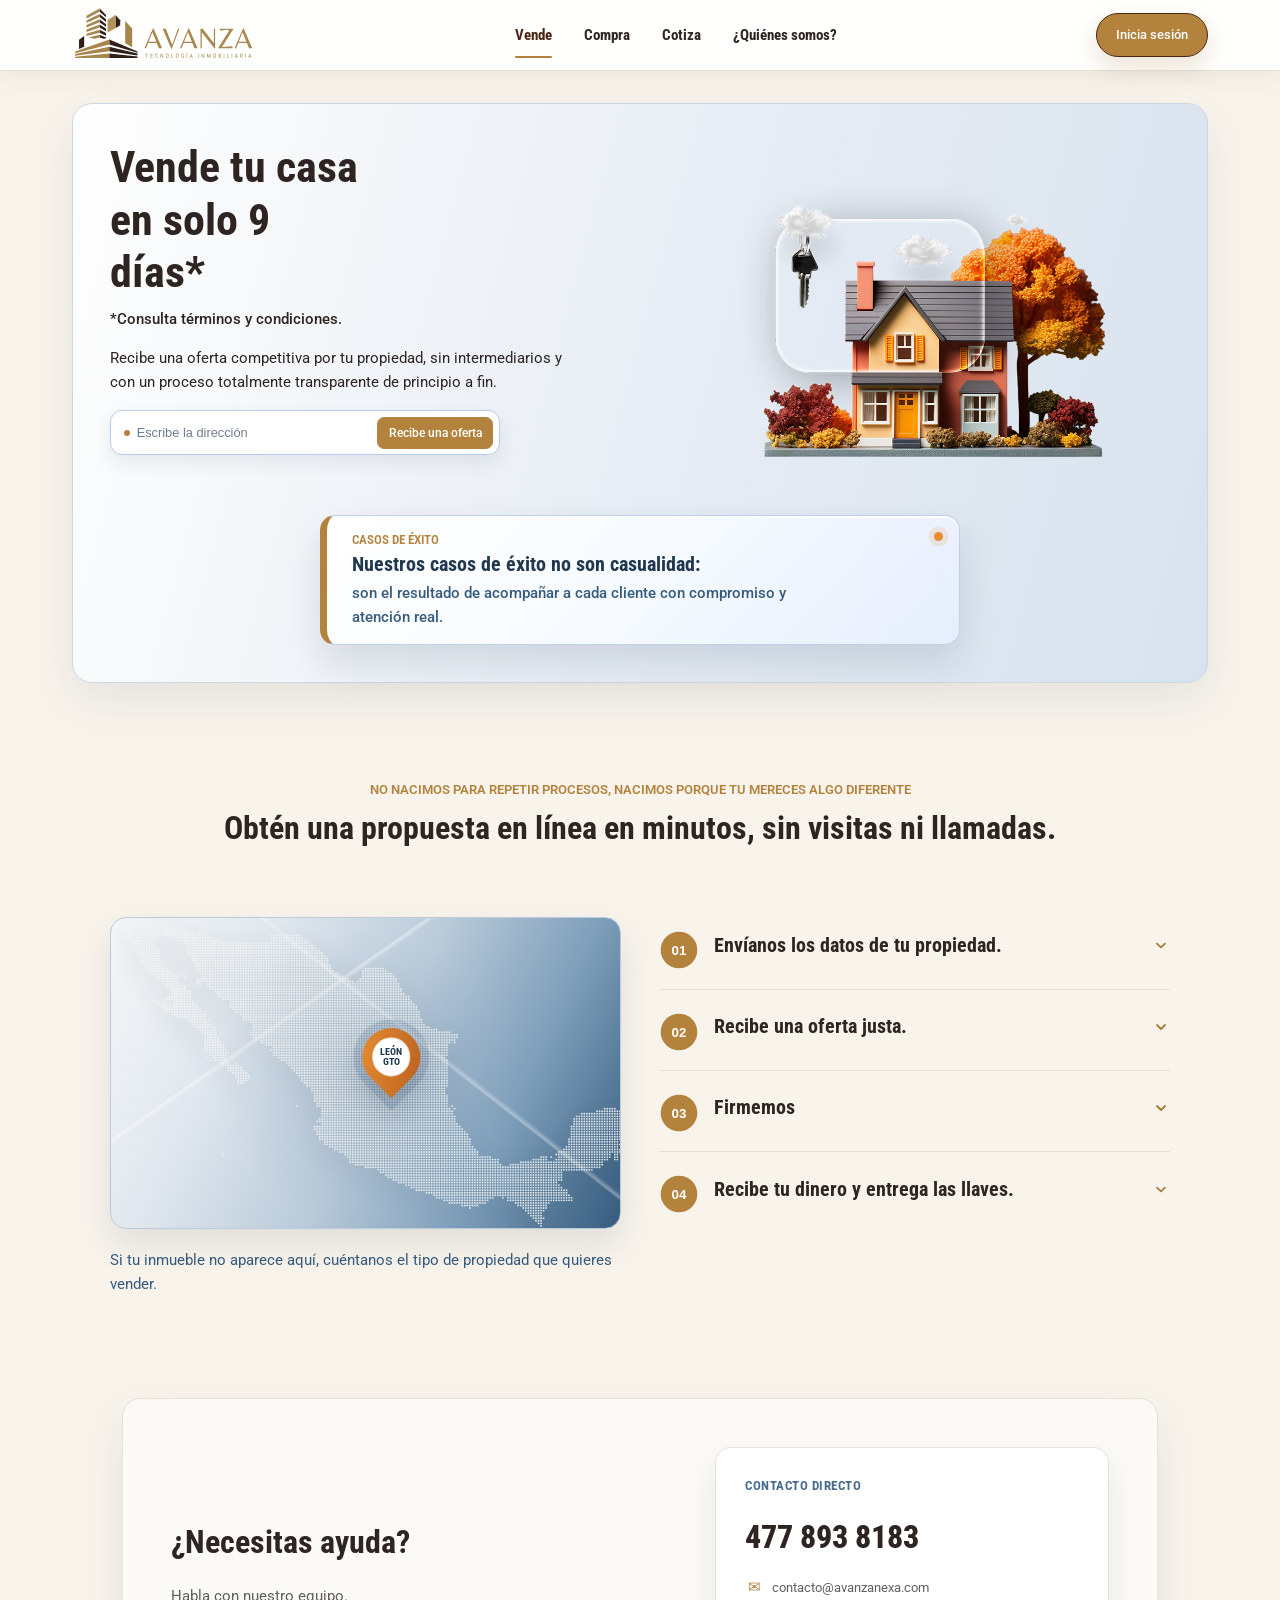
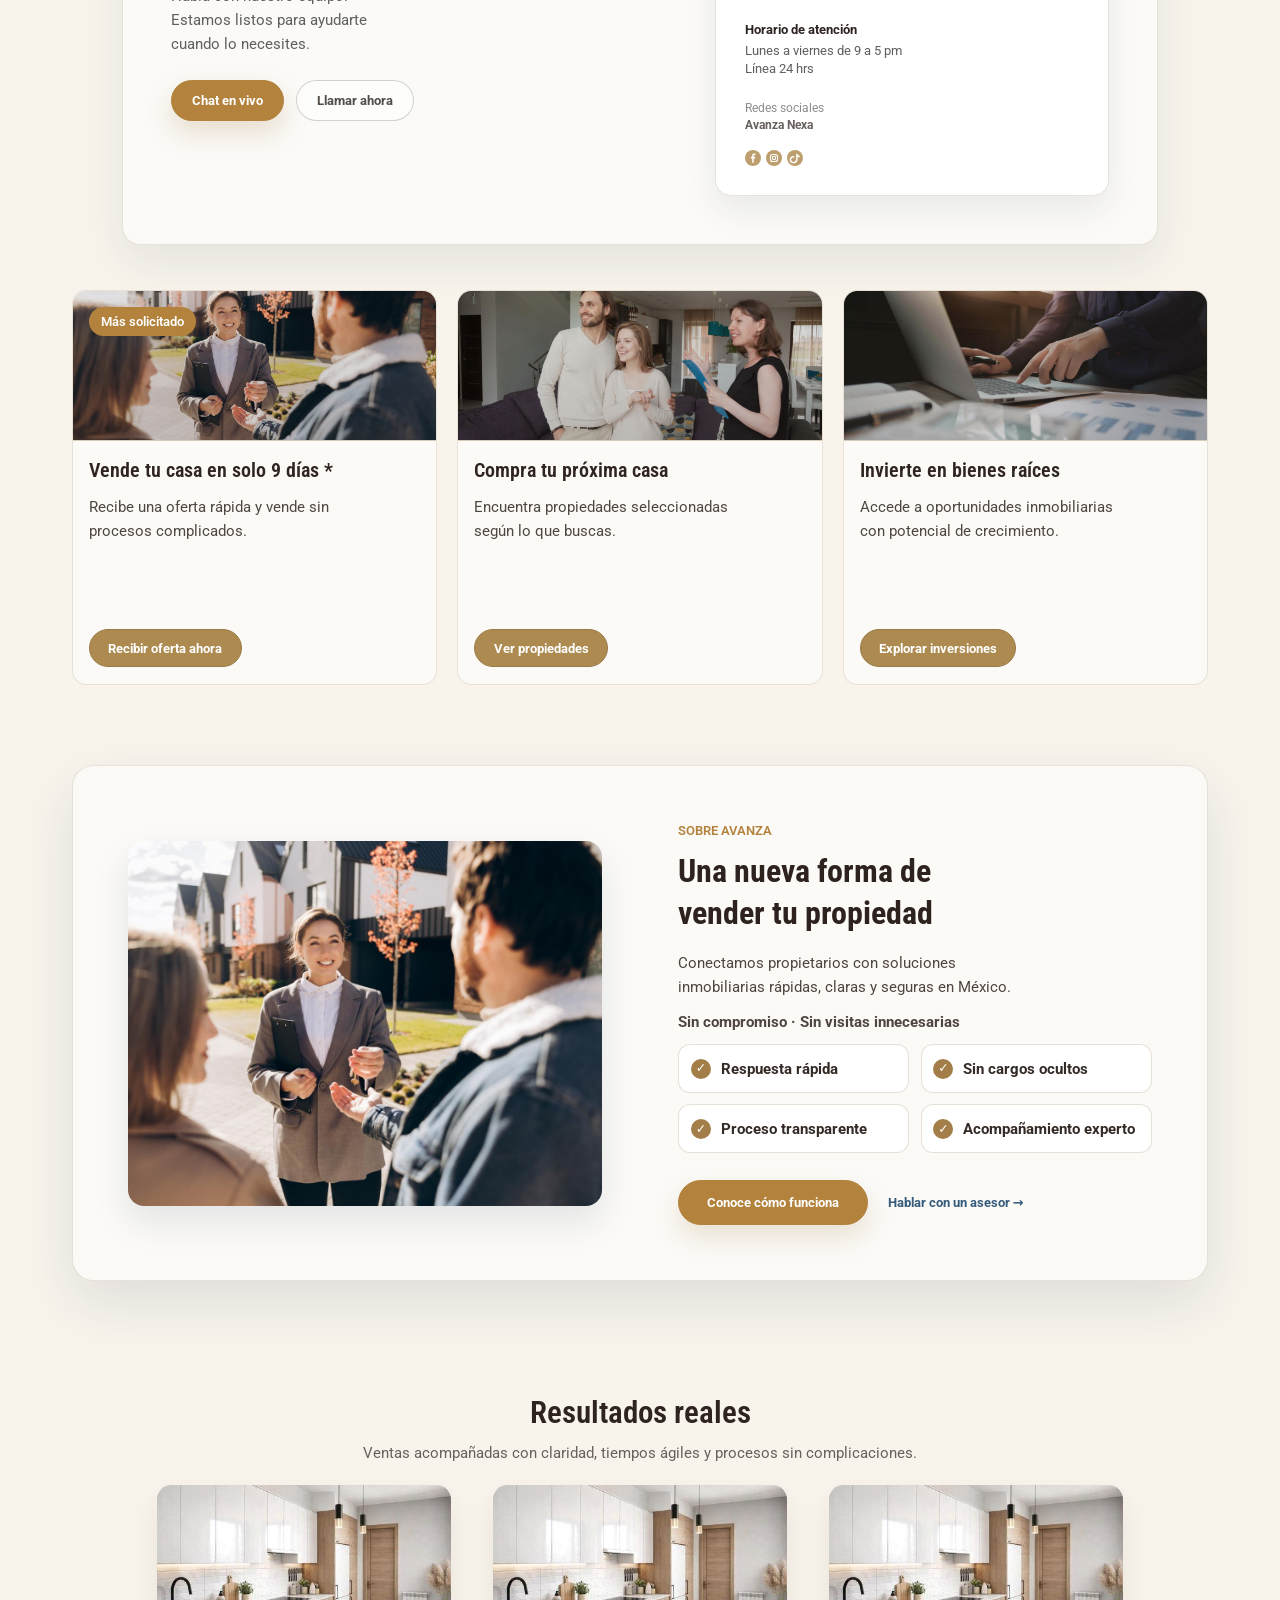
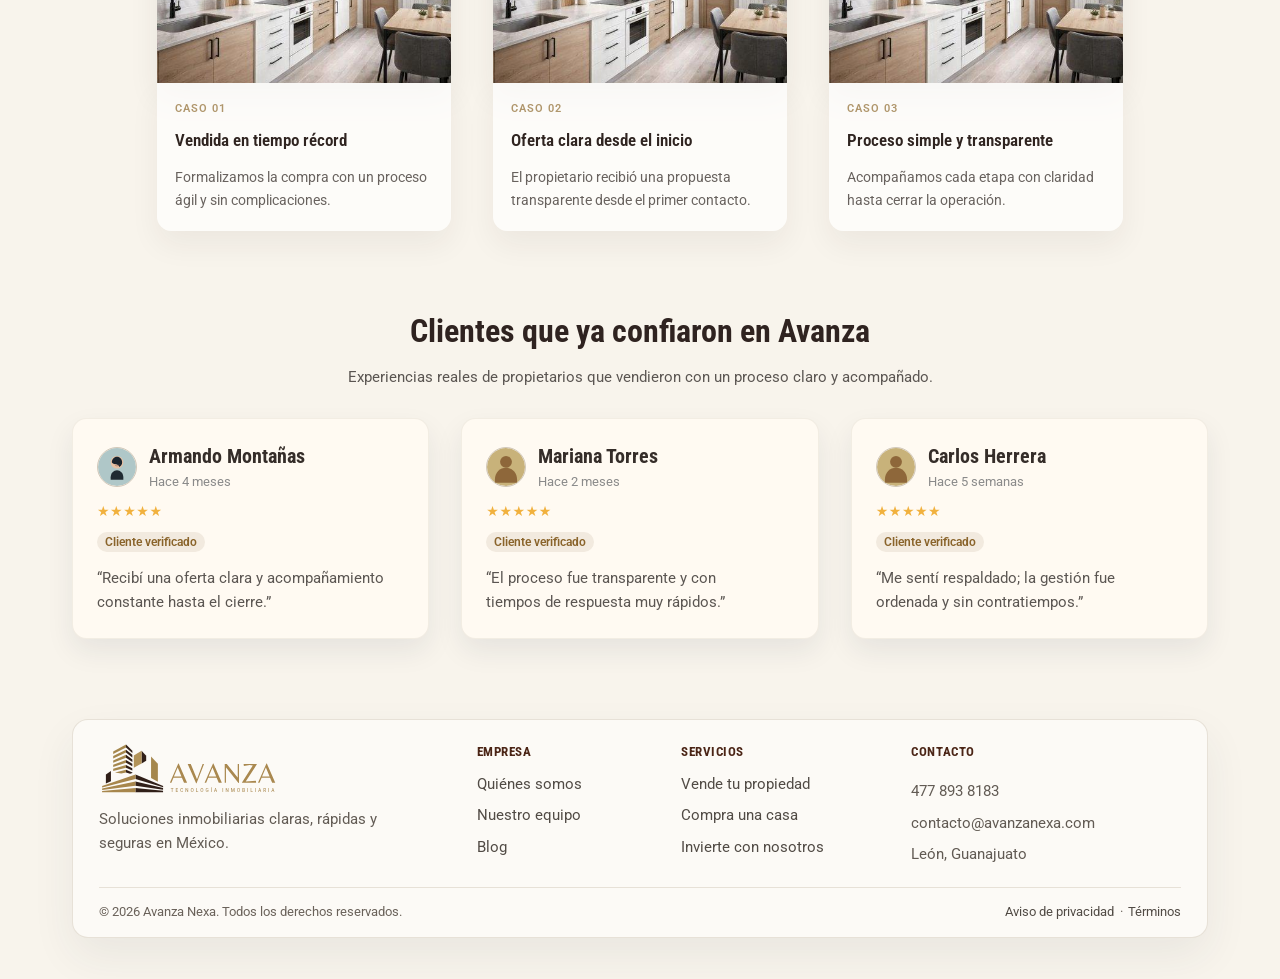
<file: index.html>
﻿<!DOCTYPE html>
<html lang="es">
<head>
  <meta charset="UTF-8" />
  <meta name="viewport" content="width=device-width, initial-scale=1.0" />
  <title>Inicio</title>
  <link rel="preconnect" href="https://fonts.googleapis.com" />
  <link rel="preconnect" href="https://fonts.gstatic.com" crossorigin />
  <link
    href="https://fonts.googleapis.com/css2?family=Roboto:wght@400;500;700&family=Roboto+Condensed:wght@400;700&display=swap"
    rel="stylesheet"
  />
  <link rel="stylesheet" href="./styles.css" />
</head>
<body>
  <header class="site-header">
    <div class="header-inner">
      <a class="brand" href="./index.html" aria-label="Avanza">
        <img class="brand-logo" src="./logo-avanza-prueba.svg" alt="Avanza Tecnologia Inmobiliaria" />
      </a>

      <nav class="main-nav" aria-label="Navegación principal">
        <a class="nav-link is-active" href="./index.html">Vende</a>
        <a class="nav-link" href="./compra.html">Compra</a>
        <a class="nav-link" href="#">Cotiza</a>
        <a class="nav-link" href="#">¿Quiénes somos?</a>
      </nav>

      <div class="header-actions">
        <a class="login-btn" href="#">Inicia sesión</a>
      </div>
    </div>
  </header>

  <main class="hero">
    <section class="hero-card">
      <div class="hero-copy">
        <h1>Vende tu casa en solo 9 días*</h1>
        <p class="hero-note">*Consulta términos y condiciones.</p>
        <p>
          Recibe una oferta competitiva por tu propiedad, sin intermediarios y con un proceso
          totalmente transparente de principio a fin.
        </p>

        <form class="hero-offer-form" action="#" method="get" aria-label="Formulario para recibir una oferta">
          <label class="offer-input-wrap" for="hero-offer-input">
            <span class="offer-dot" aria-hidden="true"></span>
            <input
              class="offer-input"
              id="hero-offer-input"
              name="direccion"
              type="text"
              placeholder="Escribe la dirección"
            />
          </label>
          <button class="offer-btn" type="submit">Recibe una oferta</button>
        </form>

      </div>

      <aside class="hero-visual" aria-label="Ilustración de casa para venta rápida">
        <img src="./template-hero-vende-9dias.png" alt="Casa con llave para vender en nueve días" />
      </aside>

      <div class="hero-success-modal" aria-label="Mensaje sobre casos de éxito">
        <span class="hero-success-label">Casos de éxito</span>
        <strong>Nuestros casos de éxito no son casualidad:</strong>
        <span>son el resultado de acompañar a cada cliente con compromiso y atención real.</span>
      </div>
    </section>
  </main>

  <section class="sell-process" aria-label="Cómo te compramos tu casa">
    <div class="sell-process-card">
      <header class="sell-process-header">
        <p class="sell-process-kicker">No nacimos para repetir procesos, nacimos porque tu mereces algo diferente</p>
        <h2 class="sell-process-title">Obtén una propuesta en línea en minutos, sin visitas ni llamadas.</h2>
      </header>
      <div class="coverage-visual" aria-label="Zonas de cobertura de Avanza">
        <img src="./mexicoLow-pixels.svg" alt="Mapa de México con cobertura de Avanza" />
        <div class="coverage-marker" aria-label="León, Guanajuato">
          <span class="coverage-marker-label">León Gto</span>
        </div>
      </div>
      <p class="coverage-note">Si tu inmueble no aparece aquí, cuéntanos el tipo de propiedad que quieres vender.</p>

      <div class="sell-content">

        <ol class="process-list">
          <li class="process-item">
            <img class="process-icon" src="./step-01.svg" alt="step-01" />
            <details class="process-disclosure">
              <summary class="process-summary">
                <strong class="process-title">Envíanos los datos de tu propiedad.</strong>
                <img class="process-chevron" src="./icon-process-chevron.svg" alt="" aria-hidden="true" />
              </summary>
              <span class="process-description">Queremos conocer tu inmueble, saber su situación legal, conocerlo a través de fotos y poder hacerte una oferta justa.</span>
            </details>
          </li>
          <li class="process-item">
            <img class="process-icon" src="./step-02.svg" alt="step-02" />
            <details class="process-disclosure">
              <summary class="process-summary">
                <strong class="process-title">Recibe una oferta justa.</strong>
                <img class="process-chevron" src="./icon-process-chevron.svg" alt="" aria-hidden="true" />
              </summary>
              <span class="process-description">Según los datos que nos brindaste, te haremos una oferta. La más atractiva del mercado.</span>
            </details>
          </li>
          <li class="process-item">
            <img class="process-icon" src="./step-03.svg" alt="step-03" />
            <details class="process-disclosure">
              <summary class="process-summary">
                <strong class="process-title">Firmemos</strong>
                <img class="process-chevron" src="./icon-process-chevron.svg" alt="" aria-hidden="true" />
              </summary>
              <span class="process-description">Al llegar a un acuerdo justo, firmamos la venta de tu casa como uno de los pasos finales.</span>
            </details>
          </li>
          <li class="process-item">
            <img class="process-icon" src="./step-04.svg" alt="step-04" />
            <details class="process-disclosure">
              <summary class="process-summary">
                <strong class="process-title">Recibe tu dinero y entrega las llaves.</strong>
                <img class="process-chevron" src="./icon-process-chevron.svg" alt="" aria-hidden="true" />
              </summary>
              <span class="process-description">El paso que todos esperábamos. Cobra tu casa y finalicemos felices.</span>
            </details>
          </li>
        </ol>
      </div>
    </div>
  </section>

  <section class="contact-band" aria-label="Información de contacto de Avanza">
    <div class="contact-band-card">
      <div class="contact-intro">
        <h3>¿Necesitas ayuda?</h3>
        <p>Habla con nuestro equipo. Estamos listos para ayudarte cuando lo necesites.</p>
        <div class="contact-actions">
          <a class="contact-cta" href="#">Chat en vivo</a>
          <a class="contact-secondary-cta" href="#">Llamar ahora</a>
        </div>
      </div>

      <div class="contact-direct-card">
        <h4>Contacto directo</h4>
        <div class="contact-group contact-info">
          <p class="contact-item contact-phone">477 893 8183</p>
          <p class="contact-item"><span class="contact-icon">✉</span>contacto@avanzanexa.com</p>
        </div>

        <div class="contact-group contact-hours-group">
          <p class="contact-hours">
            <strong>Horario de atención</strong>
            <span>Lunes a viernes de 9 a 5 pm</span>
            <span>Línea 24 hrs</span>
          </p>
        </div>

        <div class="contact-group contact-social">
          <p class="contact-social-copy">
            Redes sociales<br />
            <strong>Avanza Nexa</strong>
          </p>
          <div class="social-list" aria-label="Redes sociales">
            <a class="social-pill" href="#" aria-label="Facebook"><img src="./icon-facebook.svg" alt="" /></a>
            <a class="social-pill" href="#" aria-label="Instagram"><img src="./icon-instagram.svg" alt="" /></a>
            <a class="social-pill" href="#" aria-label="TikTok"><img src="./icon-tiktok.svg" alt="" /></a>
          </div>
        </div>
      </div>
    </div>
  </section>

  <section class="services-grid" aria-label="Servicios principales de Avanza">
    <div class="services-list">
      <article class="service-card">
        <figure class="service-visual">
          <img src="./template-servicio-vende.jpg" alt="Casa lista para vender con Avanza" />
          <span class="service-badge">Más solicitado</span>
        </figure>
        <div class="service-body">
          <h4>Vende tu casa en solo 9 días *</h4>
          <p>Recibe una oferta rápida y vende sin procesos complicados.</p>
          <a class="service-btn" href="#">Recibir oferta ahora</a>
        </div>
      </article>

      <article class="service-card">
        <figure class="service-visual">
          <img src="./template-servicio-compra.jpg" alt="Propiedad disponible para compra" />
        </figure>
        <div class="service-body">
          <h4>Compra tu próxima casa</h4>
          <p>Encuentra propiedades seleccionadas según lo que buscas.</p>
          <a class="service-btn" href="#">Ver propiedades</a>
        </div>
      </article>

      <article class="service-card">
        <figure class="service-visual">
          <img src="./template-servicio-invierte.jpg" alt="Inversión inmobiliaria con Avanza" />
        </figure>
        <div class="service-body">
          <h4>Invierte en bienes raíces</h4>
          <p>Accede a oportunidades inmobiliarias con potencial de crecimiento.</p>
          <a class="service-btn" href="#">Explorar inversiones</a>
        </div>
      </article>
    </div>
  </section>

  <section class="sell-benefits" aria-label="Beneficios de vender con Avanza Nexa">
    <div class="sell-benefits-card">
      <figure class="benefits-visual">
        <img
          src="./template-servicio-vende.jpg"
          alt="Asesora entregando llaves a clientes"
        />
      </figure>

      <div class="benefits-content">
        <span class="benefits-eyebrow">Sobre Avanza</span>
        <h3>Una nueva forma de vender tu propiedad</h3>
        <p>Conectamos propietarios con soluciones inmobiliarias rápidas, claras y seguras en México.</p>
        <p class="benefits-trust">Sin compromiso · Sin visitas innecesarias</p>
        <ul class="benefits-list">
          <li class="benefits-item"><span class="benefits-check">✓</span>Respuesta rápida</li>
          <li class="benefits-item"><span class="benefits-check">✓</span>Sin cargos ocultos</li>
          <li class="benefits-item"><span class="benefits-check">✓</span>Proceso transparente</li>
          <li class="benefits-item"><span class="benefits-check">✓</span>Acompañamiento experto</li>
        </ul>
        <div class="benefits-actions">
          <a class="benefits-primary" href="#">Conoce cómo funciona</a>
          <a class="benefits-secondary" href="#">Hablar con un asesor →</a>
        </div>
      </div>
    </div>
  </section>

  <section class="success-cases" aria-label="Casos de éxito de Avanza Nexa">
    <h3 class="success-title">Resultados reales</h3>
    <p class="success-subtitle">Ventas acompañadas con claridad, tiempos ágiles y procesos sin complicaciones.</p>
    <div class="success-grid">
      <article class="success-card">
        <figure class="success-card-visual">
          <img src="./template-beneficios-vender.jpeg" alt="Casa vendida por Avanza Nexa" />
        </figure>
        <div class="success-card-body">
          <span class="success-case-label">Caso 01</span>
          <h4>Vendida en tiempo récord</h4>
          <p>Formalizamos la compra con un proceso ágil y sin complicaciones.</p>
        </div>
      </article>

      <article class="success-card">
        <figure class="success-card-visual">
          <img src="./template-beneficios-vender.jpeg" alt="Segundo caso de casa vendida" />
        </figure>
        <div class="success-card-body">
          <span class="success-case-label">Caso 02</span>
          <h4>Oferta clara desde el inicio</h4>
          <p>El propietario recibió una propuesta transparente desde el primer contacto.</p>
        </div>
      </article>

      <article class="success-card">
        <figure class="success-card-visual">
          <img src="./template-beneficios-vender.jpeg" alt="Tercer caso de casa vendida" />
        </figure>
        <div class="success-card-body">
          <span class="success-case-label">Caso 03</span>
          <h4>Proceso simple y transparente</h4>
          <p>Acompañamos cada etapa con claridad hasta cerrar la operación.</p>
        </div>
      </article>
    </div>
  </section>

  <section class="clients-trust success-cases" aria-label="Clientes que confían en nosotros">
    <h3 class="clients-title success-title">Clientes que ya confiaron en Avanza</h3>
    <p class="clients-subtitle">Experiencias reales de propietarios que vendieron con un proceso claro y acompañado.</p>
    <div class="clients-grid success-grid">
      <article class="success-card">
        <div class="success-card-head">
          <span class="success-avatar">
            <img src="./template-cliente-avatar-1.svg" alt="Foto de cliente Armando Montañas" />
          </span>
          <div>
            <h4>Armando Montañas</h4>
            <span class="success-time">Hace 4 meses</span>
          </div>
        </div>
        <div class="success-stars" aria-label="5 estrellas">★★★★★</div>
        <strong class="success-verified">Cliente verificado</strong>
        <p>“Recibí una oferta clara y acompañamiento constante hasta el cierre.”</p>
      </article>

      <article class="success-card">
        <div class="success-card-head">
          <span class="success-avatar">
            <img src="./template-cliente-avatar-2.svg" alt="Avatar de cliente Armando Montañas" />
          </span>
          <div>
            <h4>Mariana Torres</h4>
            <span class="success-time">Hace 2 meses</span>
          </div>
        </div>
        <div class="success-stars" aria-label="5 estrellas">★★★★★</div>
        <strong class="success-verified">Cliente verificado</strong>
        <p>“El proceso fue transparente y con tiempos de respuesta muy rápidos.”</p>
      </article>

      <article class="success-card">
        <div class="success-card-head">
          <span class="success-avatar">
            <img src="./template-cliente-avatar-2.svg" alt="Avatar alternativo de cliente verificado" />
          </span>
          <div>
            <h4>Carlos Herrera</h4>
            <span class="success-time">Hace 5 semanas</span>
          </div>
        </div>
        <div class="success-stars" aria-label="5 estrellas">★★★★★</div>
        <strong class="success-verified">Cliente verificado</strong>
        <p>“Me sentí respaldado; la gestión fue ordenada y sin contratiempos.”</p>
      </article>
    </div>
  </section>

  <footer class="site-footer" aria-label="Pie de página">
    <div class="footer-card">
      <div class="footer-main">
        <div class="footer-brand">
          <img class="footer-logo" src="./logo-avanza-prueba.svg" alt="Avanza tecnología inmobiliaria" />
          <p>Soluciones inmobiliarias claras, rápidas y seguras en México.</p>
        </div>

        <div class="footer-link-groups">
          <nav aria-label="Footer empresa">
            <h4 class="footer-title">Empresa</h4>
            <ul class="footer-links">
              <li><a href="#">Quiénes somos</a></li>
              <li><a href="#">Nuestro equipo</a></li>
              <li><a href="#">Blog</a></li>
            </ul>
          </nav>

          <nav aria-label="Footer servicios">
            <h4 class="footer-title">Servicios</h4>
            <ul class="footer-links">
              <li><a href="#">Vende tu propiedad</a></li>
              <li><a href="#">Compra una casa</a></li>
              <li><a href="#">Invierte con nosotros</a></li>
            </ul>
          </nav>
        </div>

        <div class="footer-contact">
          <h4 class="footer-title">Contacto</h4>
          <p>477 893 8183</p>
          <p>contacto@avanzanexa.com</p>
          <p>León, Guanajuato</p>
        </div>
      </div>

      <div class="footer-bottom">
        <p>© 2026 Avanza Nexa. Todos los derechos reservados.</p>
        <div class="footer-legal-links" aria-label="Enlaces legales">
          <a href="#">Aviso de privacidad</a>
          <span>·</span>
          <a href="#">Términos</a>
        </div>
      </div>
    </div>
  </footer>
</body>
</html>
</file>
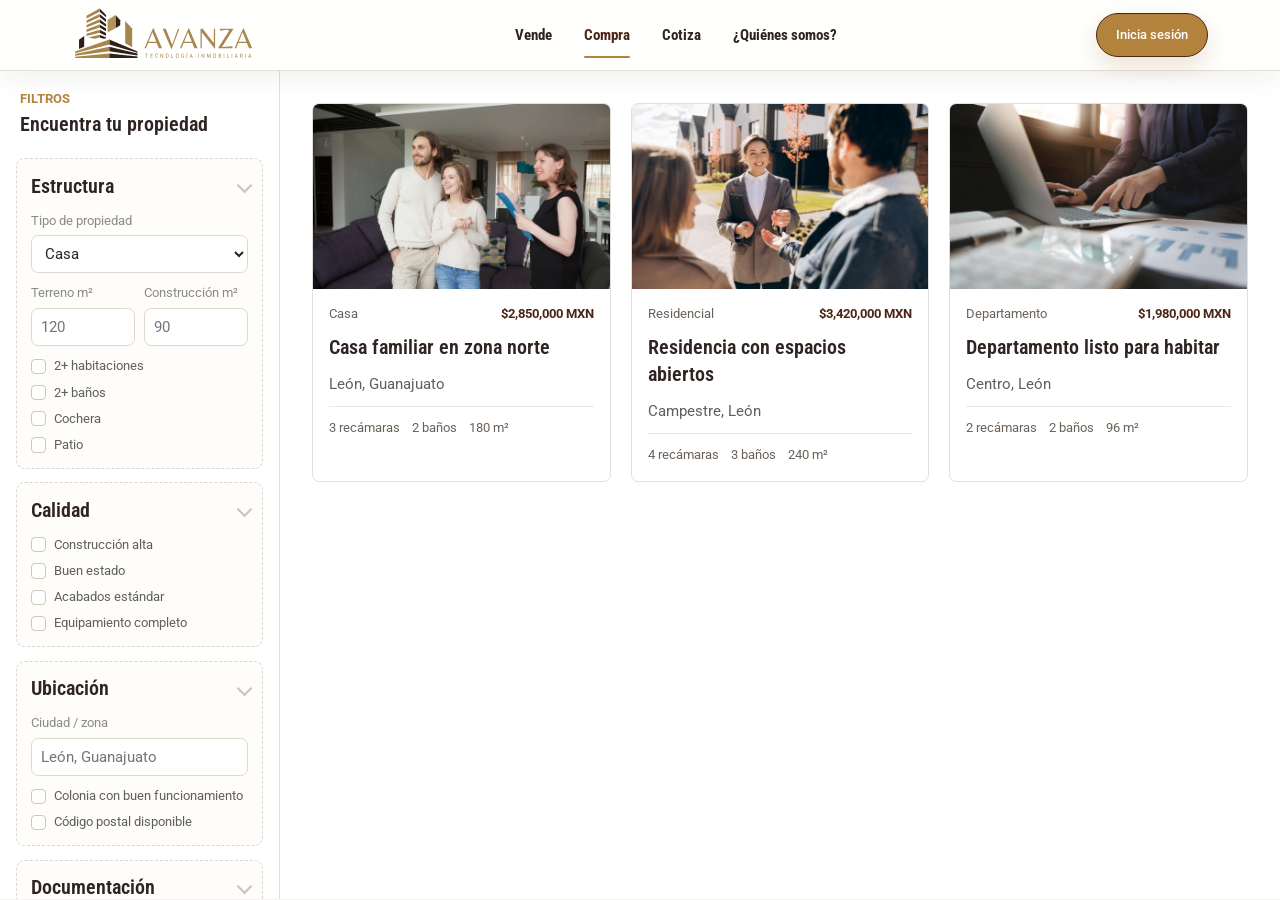
<file: compra.html>
<!DOCTYPE html>
<html lang="es">
<head>
  <meta charset="UTF-8" />
  <meta name="viewport" content="width=device-width, initial-scale=1.0" />
  <title>Compra | Avanza</title>
  <link rel="preconnect" href="https://fonts.googleapis.com" />
  <link rel="preconnect" href="https://fonts.gstatic.com" crossorigin />
  <link
    href="https://fonts.googleapis.com/css2?family=Roboto:wght@400;500;700&family=Roboto+Condensed:wght@400;700&display=swap"
    rel="stylesheet"
  />
  <link rel="stylesheet" href="./styles.css" />
</head>
<body>
  <header class="site-header">
    <div class="header-inner">
      <a class="brand" href="./index.html" aria-label="Avanza">
        <img class="brand-logo" src="./logo-avanza-prueba.svg" alt="Avanza Tecnologia Inmobiliaria" />
      </a>

      <nav class="main-nav" aria-label="Navegacion principal">
        <a class="nav-link" href="./index.html">Vende</a>
        <a class="nav-link is-active" href="./compra.html">Compra</a>
        <a class="nav-link" href="#">Cotiza</a>
        <a class="nav-link" href="#">¿Quiénes somos?</a>
      </nav>

      <div class="header-actions">
        <a class="login-btn" href="#">Inicia sesión</a>
      </div>
    </div>
  </header>

  <main class="buy-page" aria-label="Contenido de compra">
    <aside class="buy-sidebar" aria-label="Filtros de compra">
      <header class="buy-filter-title">
        <span>Filtros</span>
        <strong>Encuentra tu propiedad</strong>
      </header>

      <section class="buy-filter-section">
        <button class="buy-filter-toggle" type="button" aria-expanded="true">Estructura</button>
        <label class="buy-field">
          <span>Tipo de propiedad</span>
          <select>
            <option>Casa</option>
            <option>Departamento</option>
            <option>Terreno</option>
          </select>
        </label>
        <div class="buy-filter-grid">
          <label class="buy-field">
            <span>Terreno m²</span>
            <input type="number" placeholder="120" />
          </label>
          <label class="buy-field">
            <span>Construcción m²</span>
            <input type="number" placeholder="90" />
          </label>
        </div>
        <div class="buy-filter-options">
          <label><input type="checkbox" /> 2+ habitaciones</label>
          <label><input type="checkbox" /> 2+ baños</label>
          <label><input type="checkbox" /> Cochera</label>
          <label><input type="checkbox" /> Patio</label>
        </div>
      </section>

      <section class="buy-filter-section">
        <button class="buy-filter-toggle" type="button" aria-expanded="true">Calidad</button>
        <div class="buy-filter-options">
          <label><input type="checkbox" /> Construcción alta</label>
          <label><input type="checkbox" /> Buen estado</label>
          <label><input type="checkbox" /> Acabados estándar</label>
          <label><input type="checkbox" /> Equipamiento completo</label>
        </div>
      </section>

      <section class="buy-filter-section">
        <button class="buy-filter-toggle" type="button">Ubicación</button>
        <label class="buy-field">
          <span>Ciudad / zona</span>
          <input type="text" placeholder="León, Guanajuato" />
        </label>
        <div class="buy-filter-options">
          <label><input type="checkbox" /> Colonia con buen funcionamiento</label>
          <label><input type="checkbox" /> Código postal disponible</label>
        </div>
      </section>

      <section class="buy-filter-section">
        <button class="buy-filter-toggle" type="button">Documentación</button>
        <div class="buy-filter-options">
          <label><input type="checkbox" /> Escritura o contrato</label>
          <label><input type="checkbox" /> Predial al corriente</label>
          <label><input type="checkbox" /> Servicios al corriente</label>
          <label><input type="checkbox" /> Libre de gravamen</label>
        </div>
      </section>

      <section class="buy-filter-section">
        <button class="buy-filter-toggle" type="button" aria-expanded="true">Venta</button>
        <div class="buy-filter-grid">
          <label class="buy-field">
            <span>Precio mínimo</span>
            <input type="number" placeholder="$1,500,000" />
          </label>
          <label class="buy-field">
            <span>Precio máximo</span>
            <input type="number" placeholder="$3,500,000" />
          </label>
        </div>
        <div class="buy-filter-options">
          <label><input type="checkbox" /> Crédito</label>
          <label><input type="checkbox" /> Pago contado</label>
          <label><input type="checkbox" /> Disponible</label>
          <label><input type="checkbox" /> Apartada</label>
        </div>
      </section>

      <div class="buy-filter-actions">
        <button type="button">Limpiar</button>
        <button type="button">Aplicar</button>
      </div>
    </aside>
    <section class="buy-content" aria-label="Listado de propiedades">
      <div class="property-grid">
        <article class="property-card">
          <figure class="property-card-media">
            <img src="./template-servicio-compra.jpg" alt="Casa en venta en León" />
          </figure>
          <div class="property-card-body">
            <div class="property-card-meta">
              <span>Casa</span>
              <strong>$2,850,000 MXN</strong>
            </div>
            <h2>Casa familiar en zona norte</h2>
            <p>León, Guanajuato</p>
            <ul class="property-card-features" aria-label="Características">
              <li>3 recámaras</li>
              <li>2 baños</li>
              <li>180 m²</li>
            </ul>
          </div>
        </article>

        <article class="property-card">
          <figure class="property-card-media">
            <img src="./template-servicio-vende.jpg" alt="Casa moderna con acceso privado" />
          </figure>
          <div class="property-card-body">
            <div class="property-card-meta">
              <span>Residencial</span>
              <strong>$3,420,000 MXN</strong>
            </div>
            <h2>Residencia con espacios abiertos</h2>
            <p>Campestre, León</p>
            <ul class="property-card-features" aria-label="Características">
              <li>4 recámaras</li>
              <li>3 baños</li>
              <li>240 m²</li>
            </ul>
          </div>
        </article>

        <article class="property-card">
          <figure class="property-card-media">
            <img src="./template-servicio-invierte.jpg" alt="Departamento para inversión" />
          </figure>
          <div class="property-card-body">
            <div class="property-card-meta">
              <span>Departamento</span>
              <strong>$1,980,000 MXN</strong>
            </div>
            <h2>Departamento listo para habitar</h2>
            <p>Centro, León</p>
            <ul class="property-card-features" aria-label="Características">
              <li>2 recámaras</li>
              <li>2 baños</li>
              <li>96 m²</li>
            </ul>
          </div>
        </article>
      </div>
    </section>
  </main>
  <script>
    document.querySelectorAll(".buy-filter-toggle").forEach((toggle) => {
      if (!toggle.hasAttribute("aria-expanded")) {
        toggle.setAttribute("aria-expanded", "true");
      }

      toggle.addEventListener("click", () => {
        const section = toggle.closest(".buy-filter-section");
        const isCollapsed = section.classList.toggle("is-collapsed");
        toggle.setAttribute("aria-expanded", String(!isCollapsed));
      });
    });
  </script>
</body>
</html>
</file>
<file: styles.css>
﻿* {
      box-sizing: border-box;
      margin: 0;
      padding: 0;
    }

    :root {
      --color-bg: #f8f4ec;
      --color-surface: #ffffff;
      --color-text: #2e2421;
      --color-muted: #5f5f5f;
      --color-caption: #8a8a8a;
      --color-line: #e6ded2;
      --color-brand: #b3833e;
      --color-brand-dark: #4b2516;
      --color-secondary: #355b7d;
      --color-secondary-dark: #20384f;
      --color-bg-accent: #e9eef4;
      --color-bg-strong: #7f96ad;
      --text-h1: clamp(2.5rem, 3.5vw, 2.75rem);
      --text-h2: clamp(1.75rem, 2.6vw, 2rem);
      --text-h3: clamp(1.125rem, 1.55vw, 1.25rem);
      --text-body: 0.9375rem;
      --text-caption: 0.8125rem;
      --lh-h1: 1.2;
      --lh-h2: 1.3;
      --lh-h3: 1.38;
      --lh-body: 1.6;
      --lh-caption: 1.4;
    }

    body {
      font-family: "Roboto", system-ui, -apple-system, BlinkMacSystemFont, "Segoe UI", sans-serif;
      background: var(--color-bg);
      color: var(--color-text);
      font-size: var(--text-body);
      min-height: 100vh;
    }

    a {
      color: inherit;
      text-decoration: none;
    }

    button {
      font: inherit;
    }

    .site-header {
      width: 100%;
      background: rgba(255, 255, 255, 0.95);
      border-bottom: 1px solid var(--color-line);
      position: sticky;
      top: 0;
      z-index: 1000;
      backdrop-filter: blur(12px);
      isolation: isolate;
      box-shadow: 0 8px 24px rgba(46, 36, 33, 0.06);
    }

    .header-inner {
      max-width: 1200px;
      margin: 0 auto;
      padding: 0.45rem 2rem;
      display: flex;
      align-items: center;
      justify-content: space-between;
      gap: 1.5rem;
    }

    .brand {
      display: flex;
      align-items: center;
      flex-shrink: 0;
    }

    .brand-logo {
      display: block;
      width: 11.5rem;
      max-width: 28vw;
      height: auto;
    }

    .brand-mark {
      width: 2.6rem;
      height: 2.6rem;
      border-radius: 0.8rem;
      display: grid;
      place-items: center;
      background: linear-gradient(135deg, #d6bf8b, #b6914b);
      color: #fff;
      font-family: "Roboto Condensed", sans-serif;
      font-size: 1rem;
      font-weight: 700;
      letter-spacing: 0.08em;
    }

    .brand-copy {
      display: flex;
      flex-direction: column;
      gap: 0.1rem;
    }

    .brand-name {
      font-family: "Roboto Condensed", "Roboto", sans-serif;
      font-size: var(--text-h3);
      line-height: var(--lh-h3);
      font-weight: 700;
      letter-spacing: 0.02em;
      color: #9d7b3c;
    }

    .brand-tagline {
      font-size: 0.75rem;
      letter-spacing: 0.18em;
      text-transform: uppercase;
      color: var(--color-muted);
    }

    .main-nav {
      display: flex;
      align-items: center;
      gap: 2rem;
      flex: 1;
      justify-content: center;
    }

    .nav-link {
      position: relative;
      font-family: "Roboto Condensed", "Roboto", sans-serif;
      font-size: var(--text-body);
      font-weight: 700;
      color: var(--color-text);
      padding: 0.4rem 0;
      transition: color 0.2s ease;
    }

    .nav-link:hover,
    .nav-link.is-active {
      color: var(--color-brand-dark);
    }

    .nav-link.is-active::after {
      content: "";
      position: absolute;
      left: 0;
      right: 0;
      bottom: -0.45rem;
      height: 2px;
      background: var(--color-brand);
      border-radius: 999px;
    }

    .header-actions {
      flex-shrink: 0;
    }

    .login-btn {
      display: inline-flex;
      align-items: center;
      justify-content: center;
      min-height: 2.7rem;
      padding: 0.55rem 1.2rem;
      border: 1px solid var(--color-brand-dark);
      border-radius: 999px;
      background: var(--color-brand);
      color: #fff;
      font-size: var(--text-caption);
      font-weight: 500;
      transition: background 0.2s ease, transform 0.2s ease, box-shadow 0.2s ease;
      box-shadow: 0 10px 24px rgba(166, 125, 61, 0.22);
    }

    .login-btn:hover {
      background: var(--color-brand-dark);
      transform: translateY(-1px);
    }

    .hero {
      max-width: 1200px;
      margin: 0 auto;
      width: 100%;
      padding: 2rem 2rem 2.2rem;
    }

    .blank-page {
      min-height: calc(100vh - 4.5rem);
    }

    .buy-page {
      display: grid;
      grid-template-columns: 280px minmax(0, 1fr);
      min-height: calc(100vh - 4.5rem);
      background: #ffffff;
    }

    .buy-sidebar {
      height: calc(100vh - 4.5rem);
      border-right: 1px solid #e2e0dc;
      background: #ffffff;
      padding: 1.2rem 1rem;
      display: grid;
      align-content: start;
      gap: 0.85rem;
      overflow: auto;
      position: sticky;
      top: 4.5rem;
    }

    .buy-filter-title {
      display: grid;
      gap: 0.2rem;
      padding: 0 0.25rem 0.35rem;
    }

    .buy-filter-title span {
      color: var(--color-brand);
      font-size: var(--text-caption);
      font-weight: 700;
      line-height: var(--lh-caption);
      text-transform: uppercase;
    }

    .buy-filter-title strong {
      color: var(--color-text);
      font-family: "Roboto Condensed", "Roboto", sans-serif;
      font-size: var(--text-h3);
      font-weight: 600;
      line-height: var(--lh-h3);
    }

    .buy-filter-section {
      border: 1px dashed #d9d7d3;
      border-radius: 0.55rem;
      padding: 0.85rem;
      display: grid;
      gap: 0.72rem;
      background: #fffdfa;
    }

    .buy-filter-section.is-collapsed {
      gap: 0;
    }

    .buy-filter-section.is-collapsed > :not(.buy-filter-toggle) {
      display: none;
    }

    .buy-filter-toggle {
      align-items: center;
      background: transparent;
      border: 0;
      color: var(--color-text);
      cursor: pointer;
      display: flex;
      font-family: "Roboto Condensed", "Roboto", sans-serif;
      font-size: var(--text-h3);
      font-weight: 600;
      justify-content: space-between;
      line-height: var(--lh-h3);
      padding: 0;
      text-align: left;
    }

    .buy-filter-toggle::after {
      content: "";
      width: 0.55rem;
      height: 0.55rem;
      border-right: 2px solid #c8c5bf;
      border-bottom: 2px solid #c8c5bf;
      transition: transform 180ms ease;
      transform: rotate(45deg) translateY(-0.1rem);
    }

    .buy-filter-section.is-collapsed .buy-filter-toggle::after {
      transform: rotate(-45deg);
    }

    .buy-field {
      display: grid;
      gap: 0.35rem;
    }

    .buy-field span {
      color: var(--color-caption);
      font-size: var(--text-caption);
      line-height: var(--lh-caption);
    }

    .buy-field input,
    .buy-field select {
      width: 100%;
      min-height: 2.35rem;
      border: 1px solid #ded8cf;
      border-radius: 0.45rem;
      background: #ffffff;
      color: var(--color-text);
      font: inherit;
      padding: 0.45rem 0.6rem;
      outline: none;
    }

    .buy-field input:focus,
    .buy-field select:focus {
      border-color: var(--color-brand);
      box-shadow: 0 0 0 3px rgba(179, 131, 62, 0.13);
    }

    .buy-filter-grid {
      display: grid;
      grid-template-columns: repeat(2, minmax(0, 1fr));
      gap: 0.55rem;
    }

    .buy-filter-options {
      display: grid;
      gap: 0.5rem;
    }

    .buy-filter-options label {
      align-items: center;
      color: #5f5f5f;
      display: flex;
      gap: 0.5rem;
      font-size: var(--text-caption);
      line-height: var(--lh-caption);
    }

    .buy-filter-options input {
      appearance: none;
      width: 0.95rem;
      height: 0.95rem;
      border: 1px solid #cfc7bb;
      border-radius: 0.25rem;
      background: #ffffff;
      flex-shrink: 0;
    }

    .buy-filter-options input:checked {
      background: var(--color-brand);
      border-color: var(--color-brand);
      box-shadow: inset 0 0 0 3px #ffffff;
    }

    .buy-filter-actions {
      display: grid;
      grid-template-columns: 1fr 1fr;
      gap: 0.55rem;
      padding-top: 0.25rem;
    }

    .buy-filter-actions button {
      min-height: 2.35rem;
      border-radius: 0.45rem;
      border: 1px solid #cfc7bb;
      background: #ffffff;
      color: #514d48;
      cursor: pointer;
      font-weight: 700;
    }

    .buy-filter-actions button:last-child {
      background: var(--color-brand);
      border-color: var(--color-brand);
      color: #ffffff;
    }

    .buy-filter-actions button:hover {
      border-color: var(--color-brand);
    }

    .buy-filter-actions button:last-child:hover {
      background: var(--color-brand-dark);
      border-color: var(--color-brand-dark);
    }

    .buy-content {
      min-height: calc(100vh - 4.5rem);
      background: #ffffff;
      min-width: 0;
      padding: 2rem;
    }

    .property-grid {
      display: grid;
      grid-template-columns: repeat(3, minmax(0, 1fr));
      gap: 1.25rem;
      max-width: 960px;
    }

    .property-card {
      background: #ffffff;
      border: 1px solid #e1dfda;
      border-radius: 0.45rem;
      overflow: hidden;
    }

    .property-card-media {
      position: relative;
      margin: 0;
      aspect-ratio: 16 / 10;
      background: #eef1f5;
      overflow: hidden;
    }

    .property-card-media img {
      width: 100%;
      height: 100%;
      display: block;
      object-fit: cover;
    }

    .property-favorite {
      position: absolute;
      top: 0.9rem;
      right: 0.9rem;
      width: 2.5rem;
      height: 2.5rem;
      border-radius: 999px;
      border: 1px solid #d7d3ca;
      background: rgba(255, 255, 255, 0.92);
      cursor: pointer;
    }

    .property-card-body {
      padding: 1rem;
      display: grid;
      gap: 0.65rem;
    }

    .property-card-meta {
      display: flex;
      align-items: center;
      justify-content: space-between;
      gap: 0.8rem;
      color: var(--color-caption);
      font-size: var(--text-caption);
      line-height: var(--lh-caption);
    }

    .property-card-meta span {
      color: #6a625a;
    }

    .property-card-meta strong {
      color: var(--color-brand-dark);
      font-weight: 700;
      text-align: right;
    }

    .property-card h2 {
      color: var(--color-text);
      font-family: "Roboto Condensed", "Roboto", sans-serif;
      font-size: var(--text-h3);
      font-weight: 600;
      line-height: var(--lh-h3);
      margin: 0;
    }

    .property-card p {
      color: var(--color-muted);
      font-size: var(--text-body);
      line-height: var(--lh-body);
      margin: 0;
    }

    .property-card-features {
      border-top: 1px solid #ece8e1;
      color: #6a625a;
      display: flex;
      flex-wrap: wrap;
      gap: 0.4rem 0.75rem;
      list-style: none;
      margin: 0;
      padding-top: 0.75rem;
      font-size: var(--text-caption);
      line-height: var(--lh-caption);
    }

    .buy-layout {
      display: grid;
      grid-template-columns: 216px minmax(0, 1fr);
      grid-template-areas: "sidebar listings";
      min-height: calc(100vh - 4.5rem);
      background: #ffffff;
      align-items: stretch;
    }

    .buy-column {
      min-width: 0;
    }

    .buy-column--sidebar {
      grid-area: sidebar;
    }

    .buy-column--listings {
      grid-area: listings;
    }

    .buy-filters {
      border-right: 1px solid #e2e0dc;
      padding: 1.25rem 1rem;
      display: grid;
      align-content: start;
      gap: 0.75rem;
      background: #ffffff;
      min-height: calc(100vh - 4.5rem);
    }

    .skeleton-line,
    .filter-check i,
    .filter-actions span,
    .filter-actions b,
    .property-meta span,
    .property-meta b,
    .property-meta em,
    .property-title,
    .property-subtitle,
    .property-features span,
    .property-features i,
    .property-features b {
      display: block;
      border-radius: 999px;
      background: #d7dde6;
    }

    .filter-title {
      width: 7.7rem;
      height: 0.55rem;
      margin: 0.15rem 0 0.8rem 0.1rem;
    }

    .filter-block {
      border: 1px dashed #d9d7d3;
      border-radius: 0.2rem;
      padding: 0.9rem 0.75rem;
      display: grid;
      gap: 0.55rem;
      min-height: 5.25rem;
    }

    .filter-block.compact {
      min-height: 4.6rem;
    }

    .filter-row {
      display: flex;
      align-items: center;
      justify-content: space-between;
      gap: 0.8rem;
    }

    .filter-heading {
      width: 4.3rem;
      height: 0.55rem;
    }

    .filter-chevron {
      width: 0.55rem;
      height: 0.55rem;
      border-right: 2px solid #d7dde6;
      border-bottom: 2px solid #d7dde6;
      transform: rotate(45deg);
      margin-right: 0.2rem;
    }

    .filter-line {
      width: 4.25rem;
      height: 0.5rem;
    }

    .filter-line.wide {
      width: 6.9rem;
    }

    .filter-line.short {
      width: 4.2rem;
    }

    .filter-check {
      display: flex;
      align-items: center;
      gap: 0.45rem;
      min-height: 0.7rem;
    }

    .filter-check span {
      width: 0.58rem;
      height: 0.58rem;
      border: 1px solid #cfd5dd;
      border-radius: 0.15rem;
      background: #ffffff;
      flex-shrink: 0;
    }

    .filter-check i {
      width: 4.2rem;
      height: 0.52rem;
    }

    .filter-check i.wide {
      width: 7rem;
    }

    .filter-actions {
      display: grid;
      grid-template-columns: 3.7rem 0.75rem 3.7rem 2rem;
      align-items: center;
      gap: 0.45rem;
      margin-top: 0.1rem;
    }

    .filter-actions span {
      height: 1.65rem;
      border-radius: 0.15rem;
      background: transparent;
      border: 1px solid #d8d9dc;
    }

    .filter-actions i {
      width: 0.75rem;
      height: 0.3rem;
      border-radius: 999px;
      background: #d7dde6;
    }

    .filter-actions b {
      height: 1.65rem;
      border-radius: 0.15rem;
    }

    .buy-results {
      padding: 1.1rem 1.35rem;
      background: #ffffff;
      min-width: 0;
      min-height: calc(100vh - 4.5rem);
    }

    .buy-results-frame {
      border: 1px dashed #d9d7d3;
      padding: 0.8rem;
      display: grid;
      grid-template-columns: repeat(3, minmax(0, 1fr));
      gap: 1.1rem;
      max-width: 830px;
      min-height: 520px;
    }

    .property-skeleton-card {
      border: 1px solid #e3e5e8;
      border-radius: 0.35rem;
      overflow: hidden;
      background: #ffffff;
      min-height: 226px;
    }

    .property-image {
      height: 134px;
      position: relative;
      background: #edf1f6;
    }

    .property-image span {
      position: absolute;
      right: 0.65rem;
      top: 0.65rem;
      width: 1.65rem;
      height: 1.65rem;
      border-radius: 999px;
      background: #ffffff;
      border: 1px solid #d8d9dc;
      box-shadow: 0 2px 8px rgba(46, 36, 33, 0.05);
    }

    .property-body {
      padding: 0.72rem 0.62rem 0.65rem;
      display: grid;
      gap: 0.62rem;
    }

    .property-meta {
      display: grid;
      grid-template-columns: 0.45rem minmax(3.2rem, 0.8fr) 1.65rem minmax(3.8rem, 1fr);
      align-items: center;
      gap: 0.42rem;
    }

    .property-meta i {
      width: 0.45rem;
      height: 0.45rem;
      border-radius: 999px;
      background: #d7dde6;
    }

    .property-meta span,
    .property-meta b,
    .property-meta em {
      height: 0.62rem;
    }

    .property-title {
      width: 40%;
      height: 0.95rem;
      border-radius: 0.12rem;
    }

    .property-subtitle {
      width: 74%;
      height: 0.58rem;
      border-radius: 0.12rem;
    }

    .property-features {
      border-top: 1px solid #eceef1;
      padding-top: 0.58rem;
      display: flex;
      gap: 0.45rem;
      align-items: center;
    }

    .property-features span,
    .property-features i,
    .property-features b {
      width: 3.55rem;
      height: 0.52rem;
    }

    .hero-card {
      position: relative;
      background:
        linear-gradient(105deg, rgba(255, 255, 255, 0.9) 0%, rgba(228, 235, 245, 0.9) 56%, rgba(214, 225, 238, 0.92) 100%);
      border: 1px solid #ccd8e6;
      border-radius: 1.25rem;
      padding: clamp(1.65rem, 3vw, 2.3rem);
      box-shadow: 0 18px 45px rgba(22, 44, 69, 0.08);
      display: grid;
      grid-template-columns: minmax(0, 0.95fr) minmax(320px, 1.05fr);
      gap: clamp(1.2rem, 4vw, 3rem) clamp(1.2rem, 4vw, 3rem);
      align-items: center;
    }

    .hero-copy,
    .hero-visual {
      width: 100%;
    }

    .hero h1 {
      font-family: "Roboto Condensed", "Roboto", sans-serif;
      font-size: var(--text-h1);
      margin-bottom: 0.5rem;
      font-weight: 700;
      letter-spacing: 0;
      line-height: var(--lh-h1);
      max-width: 12ch;
      color: var(--color-text);
    }

    h2,
    h3,
    .section-title {
      font-family: "Roboto Condensed", "Roboto", sans-serif;
      font-weight: 700;
    }

    p {
      font-family: "Roboto", sans-serif;
      color: var(--color-muted);
      font-size: var(--text-body);
      line-height: var(--lh-body);
      max-width: 60ch;
      margin-bottom: 1.75rem;
    }

    .hero-note {
      margin: 0 0 0.75rem;
      color: var(--color-secondary);
      font-size: var(--text-caption);
      line-height: var(--lh-caption);
      font-weight: 500;
    }

    .hero-copy > p {
      margin: 0 0 0.9rem;
      color: var(--color-text);
      max-width: 34rem;
      line-height: var(--lh-body);
      font-size: var(--text-body);
    }

    .hero-offer-form {
      margin-top: 1.05rem;
      margin-bottom: 1rem;
      background: #fff;
      border: 1px solid #b9cbea;
      border-radius: 0.75rem;
      padding: 0.35rem;
      display: grid;
      grid-template-columns: minmax(0, 1fr) auto;
      gap: 0.35rem;
      box-shadow: 0 8px 18px rgba(22, 44, 69, 0.08);
      max-width: 390px;
    }

    .offer-input-wrap {
      display: flex;
      align-items: center;
      gap: 0.4rem;
      padding: 0 0.45rem;
    }

    .offer-dot {
      width: 0.42rem;
      height: 0.42rem;
      border-radius: 999px;
      background: var(--color-brand);
      flex-shrink: 0;
    }

    .offer-input {
      width: 100%;
      border: 0;
      outline: none;
      background: transparent;
      font-size: 0.8rem;
      color: var(--color-text);
      min-height: 2rem;
      line-height: 1;
    }

    .offer-input::placeholder {
      color: #6f7d91;
    }

    .offer-btn {
      border-radius: 0.45rem;
      min-height: 1.95rem;
      padding: 0.3rem 0.65rem;
      border: 1px solid var(--color-brand);
      background: var(--color-brand);
      color: #fff;
      font-size: 0.75rem;
      font-weight: 500;
      cursor: pointer;
      transition: background 0.2s ease;
      white-space: nowrap;
    }

    .offer-btn:hover {
      background: var(--color-brand-dark);
    }

    .hero-visual {
      border-radius: 1rem;
      min-height: 245px;
      padding: 0.2rem;
      display: flex;
      align-items: center;
      justify-content: center;
    }

    .hero-visual img {
      width: min(100%, 410px);
      height: auto;
      display: block;
    }

    .hero-success-modal {
      position: relative;
      grid-column: 1 / -1;
      justify-self: center;
      width: min(100%, 640px);
      margin-top: -0.25rem;
      padding: 0.9rem 1.35rem 0.95rem 1.55rem;
      border: 1px solid rgba(185, 203, 234, 0.9);
      border-left: 0.45rem solid var(--color-brand);
      border-radius: 0.95rem;
      background:
        linear-gradient(135deg, rgba(255, 255, 255, 0.96) 0%, rgba(245, 249, 255, 0.96) 55%, rgba(229, 238, 252, 0.96) 100%);
      box-shadow: 0 18px 38px rgba(22, 44, 69, 0.13), 0 2px 0 rgba(255, 255, 255, 0.9) inset;
      color: var(--color-secondary-dark);
      display: grid;
      gap: 0.15rem;
      font-size: var(--text-body);
      line-height: var(--lh-body);
      text-align: left;
      backdrop-filter: blur(12px);
    }

    .hero-success-modal::after {
      content: "";
      position: absolute;
      right: 1rem;
      top: 1rem;
      width: 0.55rem;
      height: 0.55rem;
      border-radius: 999px;
      background: #e98d33;
      box-shadow: 0 0 0 0.35rem rgba(233, 141, 51, 0.14);
    }

    .hero-success-label {
      color: var(--color-brand);
      font-family: "Roboto Condensed", "Roboto", sans-serif;
      font-size: var(--text-caption);
      font-weight: 600;
      letter-spacing: 0;
      line-height: var(--lh-caption);
      text-transform: uppercase;
    }

    .hero-success-modal strong {
      color: var(--color-secondary-dark);
      font-family: "Roboto Condensed", "Roboto", sans-serif;
      font-size: var(--text-h3);
      line-height: var(--lh-h3);
    }

    .hero-success-modal span:last-child {
      max-width: 54ch;
      color: var(--color-secondary);
      font-weight: 500;
    }

    .btn {
      font-family: "Roboto", sans-serif;
      display: inline-flex;
      align-items: center;
      justify-content: center;
      min-height: 3rem;
      padding: 0.8rem 1.4rem;
      border-radius: 999px;
      border: 1px solid var(--color-brand);
      background: var(--color-brand);
      color: #fff;
      font-size: var(--text-caption);
      font-weight: 500;
      text-decoration: none;
      cursor: pointer;
      transition: transform 0.15s ease, box-shadow 0.15s ease, background 0.15s ease, border-color 0.15s ease, color 0.15s ease;
      box-shadow: 0 12px 28px rgba(166, 125, 61, 0.22);
    }

    .btn:hover {
      background: var(--color-brand-dark);
      border-color: var(--color-brand-dark);
      transform: translateY(-1px);
      box-shadow: 0 16px 35px rgba(75, 37, 22, 0.22);
    }

    .btn.secondary {
      background: transparent;
      border-color: var(--color-line);
      color: var(--color-text);
      box-shadow: none;
    }

    .btn.secondary:hover {
      background: #f5f3ef;
      border-color: #cfc7bb;
    }

    .eyebrow {
      font-family: "Roboto", sans-serif;
      display: inline-flex;
      align-items: center;
      gap: 0.55rem;
      padding: 0.35rem 0.85rem;
      border-radius: 999px;
      background: #f5f1e9;
      border: 1px solid #e5d9c8;
      color: var(--color-brand-dark);
      font-size: 0.8rem;
      font-weight: 500;
      margin-bottom: 1rem;
    }

    .eyebrow-dot {
      width: 0.45rem;
      height: 0.45rem;
      border-radius: 999px;
      background: var(--color-brand);
      box-shadow: 0 0 0 4px rgba(166, 125, 61, 0.16);
    }

    .sell-process {
      max-width: 1200px;
      margin: 0 auto;
      width: 100%;
      padding: 1.5rem 2rem 4rem;
    }

    .sell-process-header {
      grid-column: 1 / -1;
      width: min(100%, 62rem);
      margin: 0 auto 1.15rem;
      text-align: center;
    }

    .sell-process-kicker {
      margin: 0 auto 0.55rem;
      color: var(--color-brand);
      font-size: var(--text-caption);
      font-weight: 600;
      line-height: var(--lh-caption);
      text-transform: uppercase;
      letter-spacing: 0;
      max-width: 58rem;
    }

    .sell-process-title {
      font-family: "Roboto Condensed", "Roboto", sans-serif;
      font-size: var(--text-h2);
      line-height: var(--lh-h2);
      letter-spacing: 0;
      margin: 0 0 0.45rem;
      text-align: center;
      color: var(--color-text);
    }

    .sell-process-card {
      display: grid;
      grid-template-columns: minmax(0, 1fr) minmax(0, 1fr);
      gap: 2.4rem;
      align-items: center;
      background: transparent;
      border: 0;
      border-radius: 0;
      padding: 2.4rem;
    }

    .sell-visual {
      margin: 0;
      display: flex;
      justify-content: center;
    }

    .sell-visual img {
      width: min(100%, 520px);
      height: auto;
      display: block;
    }

    .coverage-visual {
      min-height: 310px;
      border-radius: 1rem;
      padding: 0;
      position: relative;
      overflow: hidden;
      background:
        radial-gradient(circle at 48% 50%, rgba(53, 91, 125, 0.14) 0 0.01rem, transparent 9rem),
        linear-gradient(115deg, #f4f6f7 0%, #e0e7ee 26%, #b9cad9 52%, #7c9db9 76%, #355b7d 100%);
      border: 1px solid #bdcbd9;
      display: grid;
      place-items: center;
      box-shadow: 0 16px 34px rgba(22, 44, 69, 0.1);
    }

    .coverage-visual::before {
      content: "";
      position: absolute;
      inset: 0;
      background:
        linear-gradient(145deg, transparent 33%, rgba(255, 255, 255, 0.56) 33.4%, transparent 34.2%),
        linear-gradient(38deg, transparent 60%, rgba(255, 255, 255, 0.48) 60.4%, transparent 61.2%);
      opacity: 0.75;
      pointer-events: none;
    }

    .coverage-visual img {
      width: 100%;
      height: 100%;
      min-height: 310px;
      display: block;
      object-fit: cover;
      opacity: 0.9;
      position: relative;
      z-index: 1;
      filter: drop-shadow(0 10px 16px rgba(22, 44, 69, 0.18));
    }

    .coverage-marker {
      position: absolute;
      left: 55%;
      top: 58%;
      z-index: 2;
      width: 3.6rem;
      height: 4.35rem;
      transform: translate(-50%, -100%);
      display: grid;
      place-items: start center;
      filter: drop-shadow(0 0.9rem 1rem rgba(22, 44, 69, 0.28));
    }

    .coverage-marker::before {
      content: "";
      width: 3.6rem;
      height: 3.6rem;
      border-radius: 50% 50% 50% 0;
      background: linear-gradient(145deg, #e98d33 0%, #b7601f 100%);
      box-shadow: 0 0 0 0.55rem rgba(36, 73, 111, 0.14);
      transform: rotate(-45deg);
    }

    .coverage-marker::after {
      content: "";
      position: absolute;
      inset: 0.6rem 0.6rem auto;
      height: 2.4rem;
      border-radius: 50%;
      background: #ffffff;
      box-shadow: inset 0 0 0 1px rgba(166, 125, 61, 0.24);
    }

    .coverage-marker-label {
      position: absolute;
      inset: 0.6rem 0.6rem auto;
      height: 2.4rem;
      z-index: 1;
      display: grid;
      place-items: center;
      color: var(--color-secondary-dark);
      font-family: "Roboto Condensed", "Roboto", sans-serif;
      font-size: 0.62rem;
      font-weight: 700;
      line-height: 0.95;
      text-align: center;
      text-transform: uppercase;
    }

    .coverage-note {
      grid-column: 1;
      grid-row: 3;
      margin: -1.45rem 0 0;
      color: var(--color-secondary);
      font-size: var(--text-body);
      line-height: var(--lh-body);
      max-width: 38rem;
    }

    .sell-content > p {
      font-size: var(--text-body);
      color: var(--color-muted);
      max-width: 42ch;
      margin-bottom: 1.4rem;
    }

    .process-list {
      list-style: none;
      display: grid;
      gap: 0.3rem;
    }

    .process-item {
      padding: 1.15rem 0;
      border-bottom: 1px solid var(--color-line);
      display: grid;
      grid-template-columns: auto 1fr;
      gap: 0.9rem;
      align-items: start;
    }

    .process-item:last-child {
      border-bottom: 0;
    }

    .process-icon {
      width: 2.5rem;
      height: 2.5rem;
      display: block;
      flex-shrink: 0;
      margin-top: -0.08rem;
    }

    .process-disclosure {
      width: 100%;
    }

    .process-summary {
      list-style: none;
      cursor: pointer;
      display: flex;
      align-items: center;
      justify-content: space-between;
      gap: 0.8rem;
    }

    .process-summary::-webkit-details-marker {
      display: none;
    }

    .process-title {
      font-family: "Roboto Condensed", "Roboto", sans-serif;
      font-size: var(--text-h3);
      line-height: var(--lh-h3);
      color: var(--color-text);
    }

    .process-chevron {
      width: 1.1rem;
      height: 1.1rem;
      display: block;
      transition: transform 0.2s ease;
      flex-shrink: 0;
    }

    .process-disclosure[open] .process-chevron {
      transform: rotate(180deg);
    }

    .process-description {
      margin-top: 0.5rem;
      color: var(--color-muted);
      line-height: 1.6;
      max-width: 38ch;
      display: inline-block;
    }

    .contact-band {
      max-width: 1100px;
      margin: 0 auto;
      width: 100%;
      padding: 0 2rem 2.8rem;
    }

    .contact-band-card {
      background: #fbfaf7;
      border: 1px solid rgba(224, 216, 204, 0.72);
      border-radius: 1.15rem;
      padding: clamp(2rem, 4vw, 3rem);
      display: grid;
      grid-template-columns: minmax(0, 1fr) minmax(320px, 0.82fr);
      gap: clamp(2.2rem, 5vw, 4rem);
      align-items: center;
      position: relative;
      overflow: hidden;
      box-shadow: 0 18px 45px rgba(22, 44, 69, 0.08);
    }

    .contact-band-card::before,
    .contact-band-card::after {
      display: none;
    }

    .contact-intro {
      padding-top: 0;
      max-width: 34ch;
      position: relative;
      z-index: 1;
      align-self: center;
      padding-right: 0;
    }

    .contact-intro h3 {
      font-family: "Roboto Condensed", "Roboto", sans-serif;
      font-size: var(--text-h2);
      font-weight: 700;
      line-height: var(--lh-h2);
      letter-spacing: 0;
      color: var(--color-text);
      margin-bottom: 1.25rem;
    }

    .contact-intro p {
      color: var(--color-muted);
      margin: 0;
      max-width: 28ch;
      line-height: var(--lh-body);
      font-size: var(--text-body);
    }

    .contact-direct-card {
      color: var(--color-text);
      display: grid;
      gap: 1.35rem;
      position: relative;
      z-index: 1;
      background: #ffffff;
      border: 1px solid rgba(224, 216, 204, 0.72);
      border-radius: 1rem;
      padding: 1.8rem;
      max-width: none;
      justify-self: stretch;
      align-self: center;
      box-shadow: 0 14px 32px rgba(22, 44, 69, 0.08);
    }

    .contact-direct-card h4 {
      font-family: "Roboto Condensed", "Roboto", sans-serif;
      font-size: var(--text-caption);
      line-height: var(--lh-caption);
      color: rgba(31, 75, 116, 0.82);
      letter-spacing: 0.04em;
      margin: 0;
      text-transform: uppercase;
    }

    .contact-group {
      display: grid;
      gap: 0.75rem;
      padding-bottom: 0;
      border-bottom: 0;
    }

    .contact-group:last-child {
      padding-bottom: 0;
    }

    .contact-actions {
      position: relative;
      z-index: 1;
      display: flex;
      flex-wrap: wrap;
      gap: 0.75rem;
      margin-top: 1.55rem;
      padding-left: 0;
    }

    .contact-info {
      align-content: center;
    }

    .contact-hours-group {
      align-self: start;
    }

    .contact-actions {
      align-self: center;
    }

    .contact-social {
      align-self: end;
    }

    .contact-hours {
      color: var(--color-text);
      margin-bottom: 0;
      line-height: var(--lh-caption);
      font-size: var(--text-caption);
    }

    .contact-hours strong,
    .contact-hours span {
      display: block;
    }

    .contact-hours strong {
      font-weight: 700;
      color: var(--color-text);
      font-size: var(--text-caption);
      margin-bottom: 0.15rem;
    }

    .contact-hours span {
      color: var(--color-muted);
      font-weight: 400;
    }

    .contact-item {
      display: flex;
      align-items: center;
      gap: 0.5rem;
      font-size: var(--text-caption);
      color: var(--color-muted);
      margin: 0;
    }

    .contact-phone {
      color: var(--color-text);
      font-weight: 800;
      font-family: "Roboto Condensed", "Roboto", sans-serif;
      font-size: var(--text-h2);
      line-height: var(--lh-h2);
      margin-bottom: 0.35rem;
    }

    .contact-icon {
      width: 1.2rem;
      text-align: center;
      font-size: 0.92rem;
      color: var(--color-brand);
      flex-shrink: 0;
    }

    .contact-social-copy {
      margin: 0;
      color: var(--color-muted);
      line-height: var(--lh-caption);
      font-size: 0.75rem;
      opacity: 0.72;
    }

    .contact-social-copy strong {
      color: var(--color-text);
      font-weight: 700;
    }

    .contact-cta {
      margin-top: 0;
      display: inline-flex;
      align-items: center;
      justify-content: center;
      min-height: 2.55rem;
      width: fit-content;
      padding: 0.55rem 1.25rem;
      border-radius: 999px;
      border: 1px solid var(--color-brand);
      color: #fff;
      font-size: var(--text-caption);
      font-weight: 700;
      background: var(--color-brand);
      box-shadow: 0 12px 26px rgba(166, 125, 61, 0.22);
    }

    .contact-secondary-cta {
      margin-top: 0;
      display: inline-flex;
      align-items: center;
      justify-content: center;
      min-height: 2.55rem;
      width: fit-content;
      padding: 0.55rem 1.25rem;
      border-radius: 999px;
      border: 1px solid rgba(123, 119, 112, 0.32);
      color: #514d48;
      font-size: var(--text-caption);
      font-weight: 700;
      background: rgba(255, 255, 255, 0.5);
      text-decoration: none;
    }

    .social-list {
      display: flex;
      gap: 0.3rem;
      margin-top: 0.3rem;
      align-items: center;
      opacity: 0.74;
    }

    .social-pill {
      width: 1rem;
      height: 1rem;
      border-radius: 999px;
      display: inline-grid;
      place-items: center;
      font-size: 0.7rem;
      text-decoration: none;
    }

    .social-pill img {
      width: 100%;
      height: 100%;
      display: block;
    }

    .contact-visual {
      margin: 0;
      display: none;
    }

    .contact-visual img {
      width: min(100%, 320px);
      height: auto;
      display: block;
    }

    .services-grid {
      max-width: 1200px;
      margin: 0 auto;
      width: 100%;
      padding: 0 2rem 5rem;
    }

    .services-list {
      display: grid;
      grid-template-columns: repeat(3, minmax(0, 1fr));
      gap: 1.25rem;
      align-items: stretch;
    }

    .service-card {
      background: #fbfaf7;
      border: 1px solid rgba(224, 216, 204, 0.72);
      border-radius: 0.9rem;
      overflow: hidden;
      display: grid;
      grid-template-rows: 150px 1fr;
      min-height: 395px;
      transition: transform 0.2s ease, box-shadow 0.2s ease, border-color 0.2s ease;
    }

    .service-card:hover {
      transform: translateY(-4px);
      border-color: rgba(166, 125, 61, 0.42);
      box-shadow: 0 18px 40px rgba(22, 44, 69, 0.14);
    }

    .service-visual {
      background: #e8e0d2;
      min-height: 0;
      display: block;
      padding: 0;
      border-bottom: 1px solid #d6ccb8;
      position: relative;
      overflow: hidden;
    }

    .service-visual::after {
      content: "";
      position: absolute;
      inset: 0;
      background: linear-gradient(180deg, rgba(46, 36, 33, 0.12), rgba(46, 36, 33, 0.24));
      pointer-events: none;
    }

    .service-visual img {
      width: 100%;
      height: 100%;
      display: block;
      object-fit: cover;
      transition: transform 0.25s ease;
    }

    .service-card:hover .service-visual img {
      transform: scale(1.035);
    }

    .service-badge {
      position: absolute;
      left: 1rem;
      top: 1rem;
      z-index: 1;
      display: inline-flex;
      align-items: center;
      min-height: 1.8rem;
      padding: 0.35rem 0.75rem;
      border-radius: 999px;
      background: var(--color-brand);
      color: #fff;
      font-size: var(--text-caption);
      font-weight: 600;
      box-shadow: 0 10px 22px rgba(22, 44, 69, 0.18);
    }

    .service-body {
      padding: 1rem 1rem 1.05rem;
      display: flex;
      flex-direction: column;
      gap: 0.65rem;
      align-items: flex-start;
    }

    .service-body h4 {
      font-family: "Roboto Condensed", "Roboto", sans-serif;
      font-size: var(--text-h3);
      font-weight: 600;
      line-height: var(--lh-h3);
      color: #2f2420;
    }

    .service-body p {
      margin: 0;
      max-width: 32ch;
      color: #4f4742;
      font-size: var(--text-body);
      line-height: var(--lh-body);
      min-height: 3.25rem;
    }

    .service-btn {
      align-self: flex-start;
      margin-top: auto;
      display: inline-flex;
      align-items: center;
      justify-content: center;
      min-height: 2.35rem;
      padding: 0.45rem 1.15rem;
      border-radius: 999px;
      border: 1px solid #9a7a46;
      background: #ad8a50;
      color: #fff;
      font-size: var(--text-caption);
      font-weight: 700;
      text-decoration: none;
      transition: background 0.2s ease;
    }

    .service-card:hover .service-btn,
    .service-btn:hover {
      background: #9a7a46;
    }

    .sell-benefits {
      max-width: 1200px;
      margin: 0 auto;
      width: 100%;
      padding: 0 2rem 5rem;
    }

    .sell-benefits-card {
      background: #fbfaf7;
      border: 1px solid rgba(224, 216, 204, 0.72);
      border-radius: 1.35rem;
      padding: clamp(2.4rem, 4.6vw, 3.45rem);
      display: grid;
      grid-template-columns: minmax(280px, 1fr) minmax(0, 1fr);
      gap: clamp(2.8rem, 6vw, 5rem);
      align-items: center;
      box-shadow: 0 22px 55px rgba(22, 44, 69, 0.1);
    }

    .benefits-visual {
      margin: 0;
    }

    .benefits-visual img {
      width: 100%;
      height: 365px;
      display: block;
      object-fit: cover;
      border-radius: 1rem;
      box-shadow: 0 16px 34px rgba(22, 44, 69, 0.1);
    }

    .benefits-eyebrow {
      display: inline-flex;
      margin-bottom: 0.7rem;
      color: var(--color-brand);
      font-size: var(--text-caption);
      font-weight: 600;
      line-height: var(--lh-caption);
      text-transform: uppercase;
    }

    .benefits-content h3 {
      font-family: "Roboto Condensed", "Roboto", sans-serif;
      font-size: var(--text-h2);
      line-height: var(--lh-h2);
      letter-spacing: 0;
      color: #2d221e;
      max-width: 18ch;
      margin-bottom: 1.05rem;
    }

    .benefits-content > p {
      margin: 0 0 0.65rem;
      color: #4f4540;
      max-width: 42ch;
      line-height: var(--lh-body);
      font-size: var(--text-body);
    }

    .benefits-trust {
      color: var(--color-secondary);
      font-weight: 700;
      font-size: var(--text-caption);
      margin-bottom: 1.45rem;
    }

    .benefits-list {
      list-style: none;
      display: grid;
      grid-template-columns: repeat(2, minmax(0, 1fr));
      gap: 0.72rem;
    }

    .benefits-item {
      display: flex;
      align-items: center;
      gap: 0.6rem;
      color: #352b26;
      font-weight: 700;
      font-size: var(--text-body);
      min-height: 3.05rem;
      padding: 0.62rem 0.72rem;
      border-radius: 0.75rem;
      background: #ffffff;
      border: 1px solid rgba(224, 216, 204, 0.78);
    }

    .benefits-check {
      width: 1.25rem;
      height: 1.25rem;
      border-radius: 999px;
      background: #a37e48;
      color: #fff;
      display: inline-grid;
      place-items: center;
      font-size: 0.78rem;
      line-height: 1;
      flex-shrink: 0;
    }

    .benefits-actions {
      display: flex;
      flex-wrap: wrap;
      align-items: center;
      gap: 1rem;
      margin-top: 1.65rem;
    }

    .benefits-primary,
    .benefits-secondary {
      min-height: 2.85rem;
      display: inline-flex;
      align-items: center;
      justify-content: center;
      border-radius: 999px;
      font-size: var(--text-caption);
      font-weight: 700;
      text-decoration: none;
    }

    .benefits-primary {
      padding: 0.72rem 1.75rem;
      background: var(--color-brand);
      border: 1px solid var(--color-brand);
      color: #fff;
      box-shadow: 0 12px 26px rgba(166, 125, 61, 0.2);
      transition: background 0.2s ease, border-color 0.2s ease, transform 0.2s ease;
    }

    .benefits-primary:hover {
      background: var(--color-brand-dark);
      border-color: var(--color-brand-dark);
      transform: translateY(-1px);
    }

    .benefits-secondary {
      padding: 0.65rem 0.2rem;
      color: var(--color-secondary);
    }

    .success-cases {
      max-width: 1200px;
      margin: 2rem auto 0;
      width: 100%;
      padding: 0 2rem 5rem;
    }

    .success-title {
      font-family: "Roboto Condensed", "Roboto", sans-serif;
      font-size: clamp(1.8rem, 2.45vw, 2rem);
      font-weight: 600;
      line-height: var(--lh-h2);
      text-align: center;
      color: #2f2320;
      margin-bottom: 0.45rem;
    }

    .success-subtitle {
      color: #67615d;
      font-size: var(--text-body);
      line-height: var(--lh-body);
      margin: 0 auto 1.2rem;
      max-width: 43rem;
      text-align: center;
    }

    .success-grid {
      display: grid;
      grid-template-columns: repeat(3, minmax(0, 18.4rem));
      gap: clamp(2rem, 3.4vw, 2.6rem);
      justify-content: center;
    }

    .success-card {
      background: transparent;
      border: 0;
      border-radius: 0.9rem;
      overflow: visible;
      display: flex;
      flex-direction: column;
      min-height: 18.8rem;
      box-shadow: none;
      transition: box-shadow 180ms ease, transform 180ms ease;
    }

    .success-card:hover {
      transform: translateY(-4px);
    }

    .success-card-visual {
      aspect-ratio: 4 / 2.7;
      border-radius: 0.9rem 0.9rem 0 0;
      box-shadow: 0 14px 30px rgba(46, 36, 33, 0.08);
      overflow: hidden;
      margin: 0;
    }

    .success-card-visual img {
      width: 100%;
      height: 100%;
      object-fit: cover;
      display: block;
      filter: contrast(1.08) saturate(0.92);
      transition: transform 220ms ease;
    }

    .success-card:hover .success-card-visual img {
      transform: scale(1.04);
    }

    .success-card-body {
      background: rgba(255, 255, 255, 0.72);
      border-radius: 0 0 0.9rem 0.9rem;
      box-shadow: 0 14px 30px rgba(46, 36, 33, 0.06);
      padding: 1.12rem 1.16rem 1.22rem;
      display: grid;
      gap: 0.78rem;
      flex: 1;
      align-content: start;
    }

    .success-case-label {
      color: rgba(154, 122, 68, 0.78);
      font-size: 0.7rem;
      font-weight: 600;
      letter-spacing: 0.08em;
      line-height: var(--lh-caption);
      text-transform: uppercase;
    }

    .success-card-body h4 {
      font-family: "Roboto Condensed", "Roboto", sans-serif;
      font-size: clamp(1.05rem, 1.35vw, 1.15rem);
      font-weight: 600;
      line-height: var(--lh-h3);
      color: #2f2420;
    }

    .success-card-body p {
      margin: 0;
      color: #68625e;
      line-height: var(--lh-body);
      font-size: 0.9rem;
      max-width: 33ch;
    }

    .clients-trust .success-card {
      background: #fffaf2;
      border: 1px solid rgba(224, 216, 204, 0.42);
      border-radius: 0.9rem;
      padding: 1.5rem;
      display: grid;
      gap: 0.85rem;
      align-content: start;
      min-height: 210px;
      box-shadow: 0 12px 28px rgba(22, 44, 69, 0.08);
      overflow: visible;
    }

    .success-card-head {
      display: flex;
      align-items: center;
      gap: 0.75rem;
    }

    .success-avatar {
      width: 2.5rem;
      height: 2.5rem;
      border-radius: 999px;
      overflow: hidden;
      border: 1px solid #d1c8ba;
      flex-shrink: 0;
      background: #f2eadf;
    }

    .success-avatar img {
      width: 100%;
      height: 100%;
      display: block;
      object-fit: cover;
    }

    .clients-trust .success-card h4 {
      font-family: "Roboto Condensed", "Roboto", sans-serif;
      font-size: var(--text-h3);
      font-weight: 700;
      line-height: var(--lh-h3);
      color: #352d29;
      margin: 0 0 0.1rem;
    }

    .success-time {
      color: var(--color-caption);
      font-size: var(--text-caption);
      line-height: var(--lh-caption);
    }

    .success-stars {
      color: #f1b13e;
      font-size: 0.875rem;
      letter-spacing: 0.04em;
      line-height: 1;
    }

    .success-verified {
      background: #f2eadf;
      border-radius: 999px;
      color: #8a642b;
      font-size: 0.75rem;
      font-weight: 600;
      line-height: 1;
      padding: 0.25rem 0.5rem;
      width: fit-content;
    }

    .clients-trust .success-card p {
      margin: 0;
      color: #5b5652;
      line-height: var(--lh-body);
      font-size: var(--text-body);
      max-width: 36ch;
    }

    .clients-trust {
      max-width: 1200px;
      margin: 0 auto;
      width: 100%;
      padding: 0 2rem 5rem;
    }

    .clients-title {
      font-family: "Roboto Condensed", "Roboto", sans-serif;
      font-size: var(--text-h2);
      font-weight: 700;
      line-height: var(--lh-h2);
      text-align: center;
      color: #2f2320;
      margin-bottom: 0.75rem;
    }

    .clients-subtitle {
      color: #5b5652;
      font-size: var(--text-body);
      line-height: var(--lh-body);
      margin: 0 auto 1.8rem;
      max-width: 48rem;
      text-align: center;
    }

    .clients-grid {
      display: grid;
      grid-template-columns: repeat(3, minmax(0, 1fr));
      gap: clamp(1.5rem, 2.6vw, 2rem);
    }

    .site-footer {
      max-width: 1200px;
      margin: 0 auto;
      width: 100%;
      padding: 0 2rem 2.6rem;
    }

    .footer-card {
      background: #fcfaf6;
      border: 1px solid rgba(224, 216, 204, 0.72);
      border-radius: 1rem;
      box-shadow: 0 18px 44px rgba(39, 50, 66, 0.07);
      padding: 1.45rem 1.6rem 1rem;
    }

    .footer-main {
      display: grid;
      grid-template-columns: minmax(0, 1.15fr) minmax(0, 1.35fr) minmax(0, 0.95fr);
      gap: clamp(1.5rem, 4vw, 3.25rem);
      align-items: start;
    }

    .footer-brand {
      display: grid;
      gap: 0.65rem;
      max-width: 18rem;
    }

    .footer-title {
      font-family: "Roboto Condensed", "Roboto", sans-serif;
      font-size: var(--text-caption);
      line-height: var(--lh-caption);
      color: var(--color-brand-dark);
      letter-spacing: 0.04em;
      margin-bottom: 0.7rem;
      text-transform: uppercase;
    }

    .footer-brand p,
    .footer-contact p {
      color: #625b54;
      font-size: var(--text-body);
      line-height: var(--lh-body);
      margin: 0;
    }

    .footer-link-groups {
      display: grid;
      grid-template-columns: repeat(2, minmax(0, 1fr));
      gap: 1.6rem;
    }

    .footer-links {
      list-style: none;
      display: grid;
      gap: 0.45rem;
    }

    .footer-links a {
      color: #514b45;
      font-size: var(--text-body);
      line-height: var(--lh-body);
    }

    .footer-links a:hover {
      color: #8d6d3a;
    }

    .footer-contact {
      display: grid;
      gap: 0.45rem;
    }

    .footer-logo {
      width: min(100%, 180px);
      height: auto;
      display: block;
    }

    .footer-bottom {
      align-items: center;
      border-top: 1px solid rgba(224, 216, 204, 0.72);
      display: flex;
      flex-wrap: wrap;
      gap: 0.75rem 1.25rem;
      justify-content: space-between;
      margin-top: 1.35rem;
      padding-top: 0.9rem;
    }

    .footer-bottom p,
    .footer-legal-links {
      color: #6a625a;
      font-size: var(--text-caption);
      line-height: var(--lh-caption);
      margin: 0;
    }

    .footer-legal-links {
      align-items: center;
      display: flex;
      gap: 0.35rem;
    }

    .footer-legal-links a {
      color: #514b45;
    }

    .footer-legal-links a:hover {
      color: #8d6d3a;
    }

    @media (max-width: 900px) {
      .header-inner {
        flex-wrap: wrap;
        justify-content: center;
      }

      .main-nav {
        order: 3;
        width: 100%;
        flex-wrap: wrap;
        gap: 1.1rem 1.5rem;
      }

      .hero {
        padding-top: 3rem;
      }

      .hero-card {
        grid-template-columns: 1fr;
      }

      .hero h1 {
        max-width: 100%;
      }

      .sell-process-card {
        grid-template-columns: 1fr;
      }

      .contact-band-card {
        grid-template-columns: 1fr;
        gap: 1.6rem;
      }

      .services-list {
        grid-template-columns: 1fr;
      }

      .service-card {
        min-height: auto;
        grid-template-rows: 170px auto;
      }

      .sell-benefits-card {
        grid-template-columns: 1fr;
      }

      .success-grid {
        grid-template-columns: 1fr;
      }

      .clients-grid {
        grid-template-columns: 1fr;
      }

      .footer-main {
        grid-template-columns: 1fr;
      }

      .footer-link-groups {
        max-width: 34rem;
      }

      .buy-layout {
        grid-template-columns: 1fr;
        grid-template-areas:
          "sidebar"
          "listings";
      }

      .buy-page {
        grid-template-columns: 1fr;
      }

      .property-grid {
        grid-template-columns: repeat(2, minmax(0, 1fr));
        max-width: none;
      }

      .buy-sidebar {
        height: auto;
        min-height: auto;
        border-right: 0;
        border-bottom: 1px solid #e2e0dc;
        grid-template-columns: repeat(2, minmax(0, 1fr));
        position: static;
      }

      .buy-filter-title,
      .buy-filter-actions {
        grid-column: 1 / -1;
      }

      .buy-filters {
        border-right: 0;
        border-bottom: 1px solid #e2e0dc;
        grid-template-columns: repeat(2, minmax(0, 1fr));
        min-height: auto;
      }

      .filter-title,
      .filter-actions {
        grid-column: 1 / -1;
      }

      .buy-results-frame {
        max-width: none;
        grid-template-columns: repeat(2, minmax(0, 1fr));
      }
    }

    @media (max-width: 640px) {
      .header-inner,
      .hero,
      .sell-process,
      .contact-band {
        padding-left: 1.25rem;
        padding-right: 1.25rem;
      }

      .services-grid {
        padding-left: 1.25rem;
        padding-right: 1.25rem;
      }

      .sell-benefits {
        padding-left: 1.25rem;
        padding-right: 1.25rem;
      }

      .success-cases {
        padding-left: 1.25rem;
        padding-right: 1.25rem;
      }

      .clients-trust {
        padding-left: 1.25rem;
        padding-right: 1.25rem;
      }

      .site-footer {
        padding-left: 1.25rem;
        padding-right: 1.25rem;
      }

      .brand-name {
        font-size: var(--text-h3);
      }

      .brand-logo {
        width: 11.75rem;
        max-width: 48vw;
      }

      .hero-card {
        padding: 2rem 1.4rem;
      }

      .hero-success-modal {
        width: 100%;
        margin-top: 0;
        padding: 0.85rem 1rem 0.9rem 1.15rem;
        font-size: var(--text-body);
      }

      .hero-success-modal strong {
        font-size: var(--text-h3);
      }

      .coverage-visual {
        min-height: 340px;
      }

      .coverage-visual img {
        min-height: 340px;
      }

      .coverage-marker {
        width: 3.1rem;
        height: 3.75rem;
        left: 55%;
        top: 59%;
      }

      .coverage-marker::before {
        width: 3.1rem;
        height: 3.1rem;
        box-shadow: 0 0 0 0.45rem rgba(36, 73, 111, 0.14);
      }

      .coverage-marker::after,
      .coverage-marker-label {
        inset: 0.52rem 0.52rem auto;
        height: 2.05rem;
      }

      .coverage-marker-label {
        font-size: 0.55rem;
      }

      .hero-offer-form {
        grid-template-columns: 1fr;
      }

      .main-nav {
        justify-content: flex-start;
      }

      .sell-process-card {
        padding: 1.6rem 1.2rem;
      }

      .process-title {
        font-size: var(--text-h3);
      }

      .contact-band-card {
        padding: 1.35rem 1.1rem;
      }

      .contact-cta,
      .contact-secondary-cta {
        width: 100%;
      }

      .contact-direct-card {
        padding: 1.15rem;
      }

      .sell-benefits-card {
        padding: 1.35rem 1.1rem;
      }

      .benefits-visual img {
        height: 260px;
      }

      .benefits-list {
        grid-template-columns: 1fr;
      }

      .benefits-actions,
      .benefits-primary,
      .benefits-secondary {
        width: 100%;
      }

      .service-body p {
        min-height: auto;
      }

      .service-btn {
        width: 100%;
      }

      .footer-link-groups {
        grid-template-columns: 1fr;
      }

      .footer-card {
        padding-left: 1rem;
        padding-right: 1rem;
      }

      .footer-bottom {
        align-items: flex-start;
        display: grid;
      }

      .buy-filters {
        grid-template-columns: 1fr;
      }

      .buy-results {
        padding: 1rem;
      }

      .buy-results-frame {
        grid-template-columns: 1fr;
        padding: 0.7rem;
      }

      .buy-content {
        padding: 1rem;
      }

      .buy-sidebar {
        grid-template-columns: 1fr;
        padding: 1rem;
      }

      .buy-filter-grid {
        grid-template-columns: 1fr;
      }

      .property-grid {
        grid-template-columns: 1fr;
      }
    }
</file>
